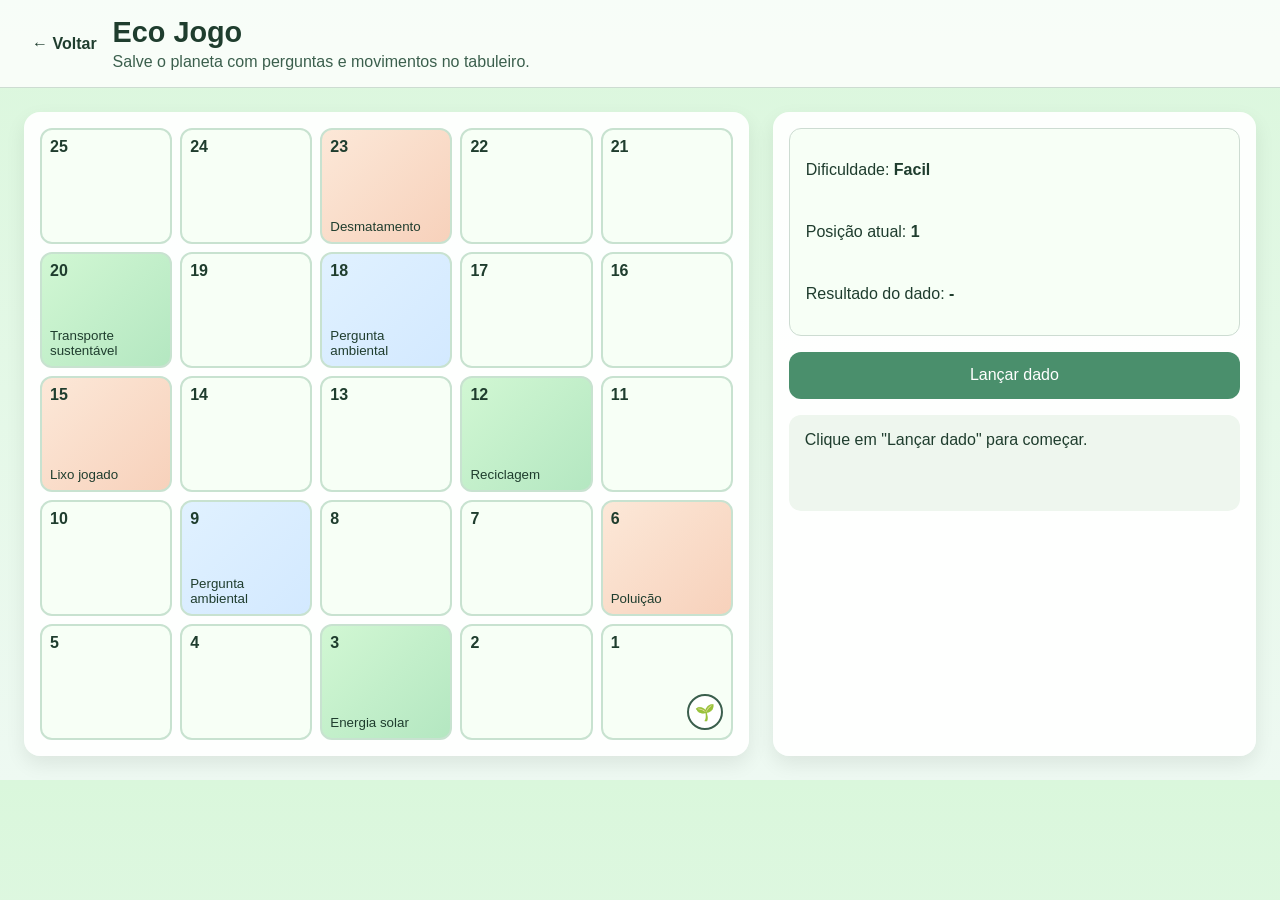
<file: index.html>
<!DOCTYPE html>
<html lang="pt-br">
<head>
    <meta charset="UTF-8">
    <meta name="viewport" content="width=device-width, initial-scale=1.0">
    <title>Eco Jogo</title>
    <link rel="stylesheet" href="css/index.css">
</head>
<body>
    <header class="topbar">
        <a class="back" href="inicio.html">← Voltar</a>
        <div class="header-text">
            <h1>Eco Jogo</h1>
            <p>Salve o planeta com perguntas e movimentos no tabuleiro.</p>
        </div>
    </header>

    <main>
        <section class="board-section">
            <div class="board" id="board" aria-label="Tabuleiro do jogo"></div>
        </section>

        <section class="game-panel">
            <div class="game-info">
                <p>Dificuldade: <strong id="difficultyLabel">Fácil</strong></p>
                <p>Posição atual: <strong id="position">1</strong></p>
                <p>Resultado do dado: <strong id="diceValue">-</strong></p>
            </div>

            <button id="rollButton">Lançar dado</button>
            <div class="log" id="log">Clique em "Lançar dado" para começar.</div>

            <div class="question-card hidden" id="questionCard">
                <p id="questionText"></p>
                <div class="answers" id="answers"></div>
            </div>
        </section>
    </main>

    <script src="js/index.js"></script>
</body>
</html>
</file>
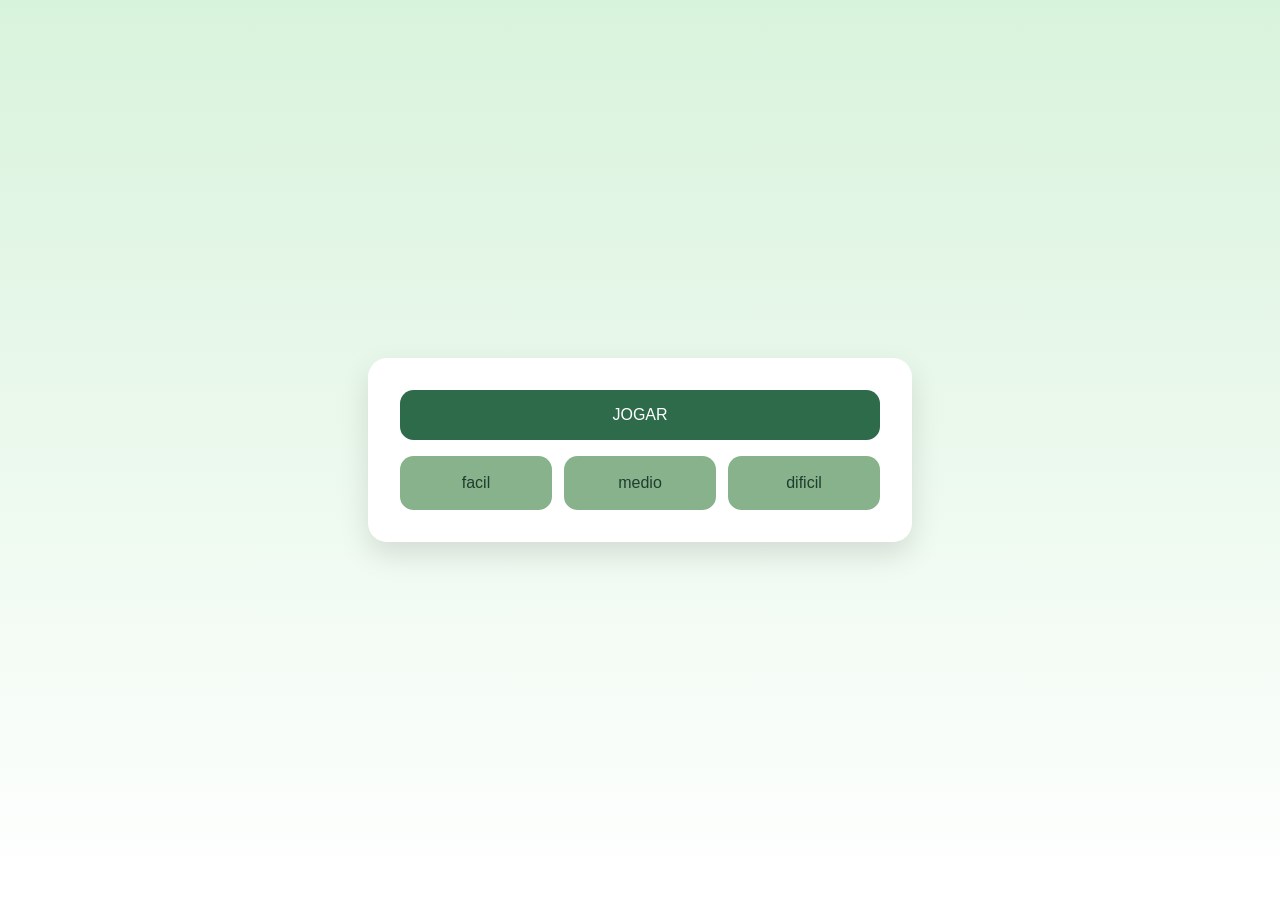
<file: inicio.html>
<!DOCTYPE html>
<html lang="pt-br">
<head>
    <meta charset="UTF-8">
    <meta name="viewport" content="width=device-width, initial-scale=1.0">
    <title>Inicio</title>
    <link rel="stylesheet" href="css/inicio.css">
</head>
<body>
    <div class="bootes">
        <button>JOGAR</button>
        <div class="dificuldade">
            <button>facil</button>
            <button>medio</button>
            <button>dificil</button>
        </div>
    </div>
    <script src="js/inicio.js"></script>
</body>
</html>
</file>
<file: css/index.css>
/* Estilos para index.html */
body {
    font-family: Arial, sans-serif;
    margin: 0;
    padding: 0;
    background: linear-gradient(180deg, #daf7dc, #eef9f2);
    color: #1f3d2e;
}

.topbar {
    display: flex;
    align-items: center;
    gap: 1rem;
    padding: 1rem 2rem;
    background: rgba(255, 255, 255, 0.8);
    border-bottom: 1px solid #cddcd2;
}

.topbar .back {
    text-decoration: none;
    color: #1f3d2e;
    font-weight: 700;
}

.header-text h1 {
    margin: 0;
    font-size: 1.8rem;
}

.header-text p {
    margin: 0.25rem 0 0;
    color: #3b5f4d;
}

main {
    display: grid;
    grid-template-columns: 1.2fr 0.8fr;
    gap: 1.5rem;
    padding: 1.5rem;
}

.board-section {
    background: rgba(255, 255, 255, 0.95);
    border-radius: 1rem;
    padding: 1rem;
    box-shadow: 0 8px 20px rgba(0, 0, 0, 0.08);
}

.board {
    display: grid;
    grid-template-columns: repeat(5, minmax(0, 1fr));
    gap: 0.5rem;
}

.board-square {
    position: relative;
    background: #f7fff6;
    border: 2px solid #c8e2d0;
    min-height: 6rem;
    border-radius: 0.75rem;
    padding: 0.5rem;
    display: flex;
    flex-direction: column;
    justify-content: space-between;
    transition: transform 0.2s ease;
}

.board-square:hover {
    transform: translateY(-2px);
}

.square-label {
    font-weight: 700;
    color: #1f3d2e;
}

.board-square.rampa {
    background: linear-gradient(135deg, #d1f7d3, #b4e7c1);
}

.board-square.cobra {
    background: linear-gradient(135deg, #fce8d8, #f7d1bb);
}

.board-square.pergunta {
    background: linear-gradient(135deg, #e0f1ff, #d3e9ff);
}

.token {
    position: absolute;
    right: 0.5rem;
    bottom: 0.5rem;
    width: 2rem;
    height: 2rem;
    display: grid;
    place-items: center;
    font-size: 1rem;
    border-radius: 50%;
    background: #ffffff;
    border: 2px solid #3b5f4d;
}

.game-panel {
    display: flex;
    flex-direction: column;
    gap: 1rem;
    padding: 1rem;
    background: rgba(255, 255, 255, 0.95);
    border-radius: 1rem;
    box-shadow: 0 8px 20px rgba(0, 0, 0, 0.08);
}

.game-info {
    display: grid;
    gap: 0.75rem;
    padding: 1rem;
    border: 1px solid #cddcd2;
    border-radius: 0.75rem;
    background: #f7fff6;
}

button {
    border: none;
    border-radius: 0.75rem;
    padding: 0.9rem 1.2rem;
    font-size: 1rem;
    background: #4a8f6c;
    color: white;
    cursor: pointer;
    transition: transform 0.2s ease, background-color 0.2s ease;
}

button:hover {
    transform: translateY(-1px);
    background: #3f7c5d;
}

.log {
    min-height: 4rem;
    padding: 1rem;
    border-radius: 0.75rem;
    background: #eef6ee;
    color: #1f3d2e;
}

.question-card {
    display: grid;
    gap: 0.75rem;
    padding: 1rem;
    border-radius: 0.75rem;
    background: #ffffff;
    border: 1px solid #cddcd2;
}

.question-card.hidden {
    display: none;
}

.question-card p {
    margin: 0;
    font-weight: 600;
}

.answers {
    display: grid;
    gap: 0.5rem;
}

.answers button {
    background: #2d6b4b;
}

.answers button:hover {
    background: #23543c;
}

@media (max-width: 900px) {
    main {
        grid-template-columns: 1fr;
    }
}
</file>
<file: css/inicio.css>
/* Estilos para inicio.html */
body {
    font-family: Arial, sans-serif;
    margin: 0;
    min-height: 100vh;
    background: linear-gradient(180deg, #d8f3dc, #ffffff);
    display: grid;
    place-items: center;
}

.bootes {
    display: flex;
    flex-direction: column;
    align-items: center;
    justify-content: center;
    gap: 1rem;
    width: min(90vw, 480px);
    padding: 2rem;
    background: rgba(255, 255, 255, 0.95);
    border-radius: 1.2rem;
    box-shadow: 0 12px 30px rgba(0, 0, 0, 0.12);
}

.bootes button {
    width: 100%;
    border: none;
    border-radius: 0.85rem;
    padding: 1rem 1.2rem;
    font-size: 1rem;
    color: #ffffff;
    background: #2d6b4b;
    cursor: pointer;
    transition: transform 0.2s ease, background-color 0.2s ease;
}

.bootes button:hover {
    background: #23543c;
    transform: translateY(-1px);
}

.bootes h1 {
    margin: 0;
    font-size: 2rem;
    color: #1f3d2e;
}

.bootes p {
    margin: 0;
    color: #3b5f4d;
    text-align: center;
}

.dificuldade {
    display: flex;
    gap: 0.75rem;
    width: 100%;
}

.dificuldade button {
    flex: 1;
    background: #88b28c;
    color: #1f3d2e;
    border: 2px solid transparent;
}

.dificuldade button.active {
    border-color: #2d6b4b;
    background: #c7e5d8;
}
</file>
